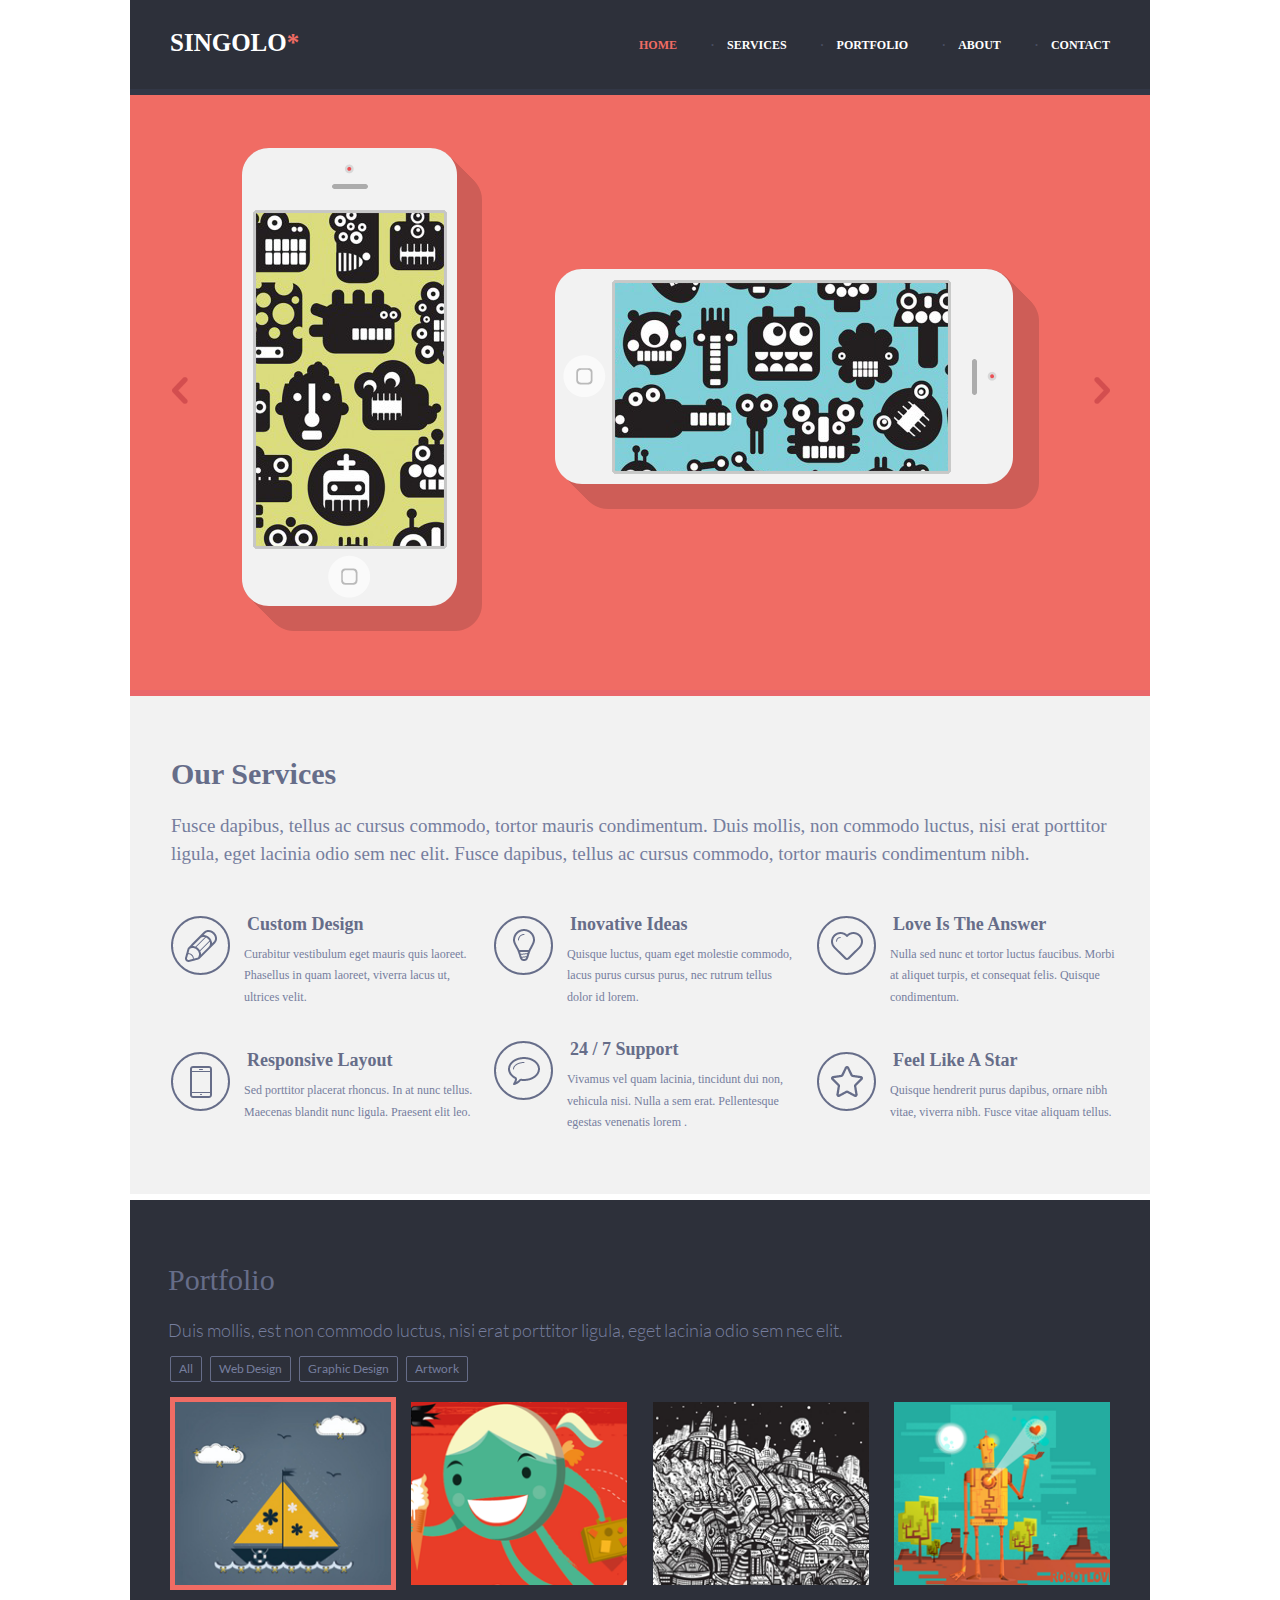
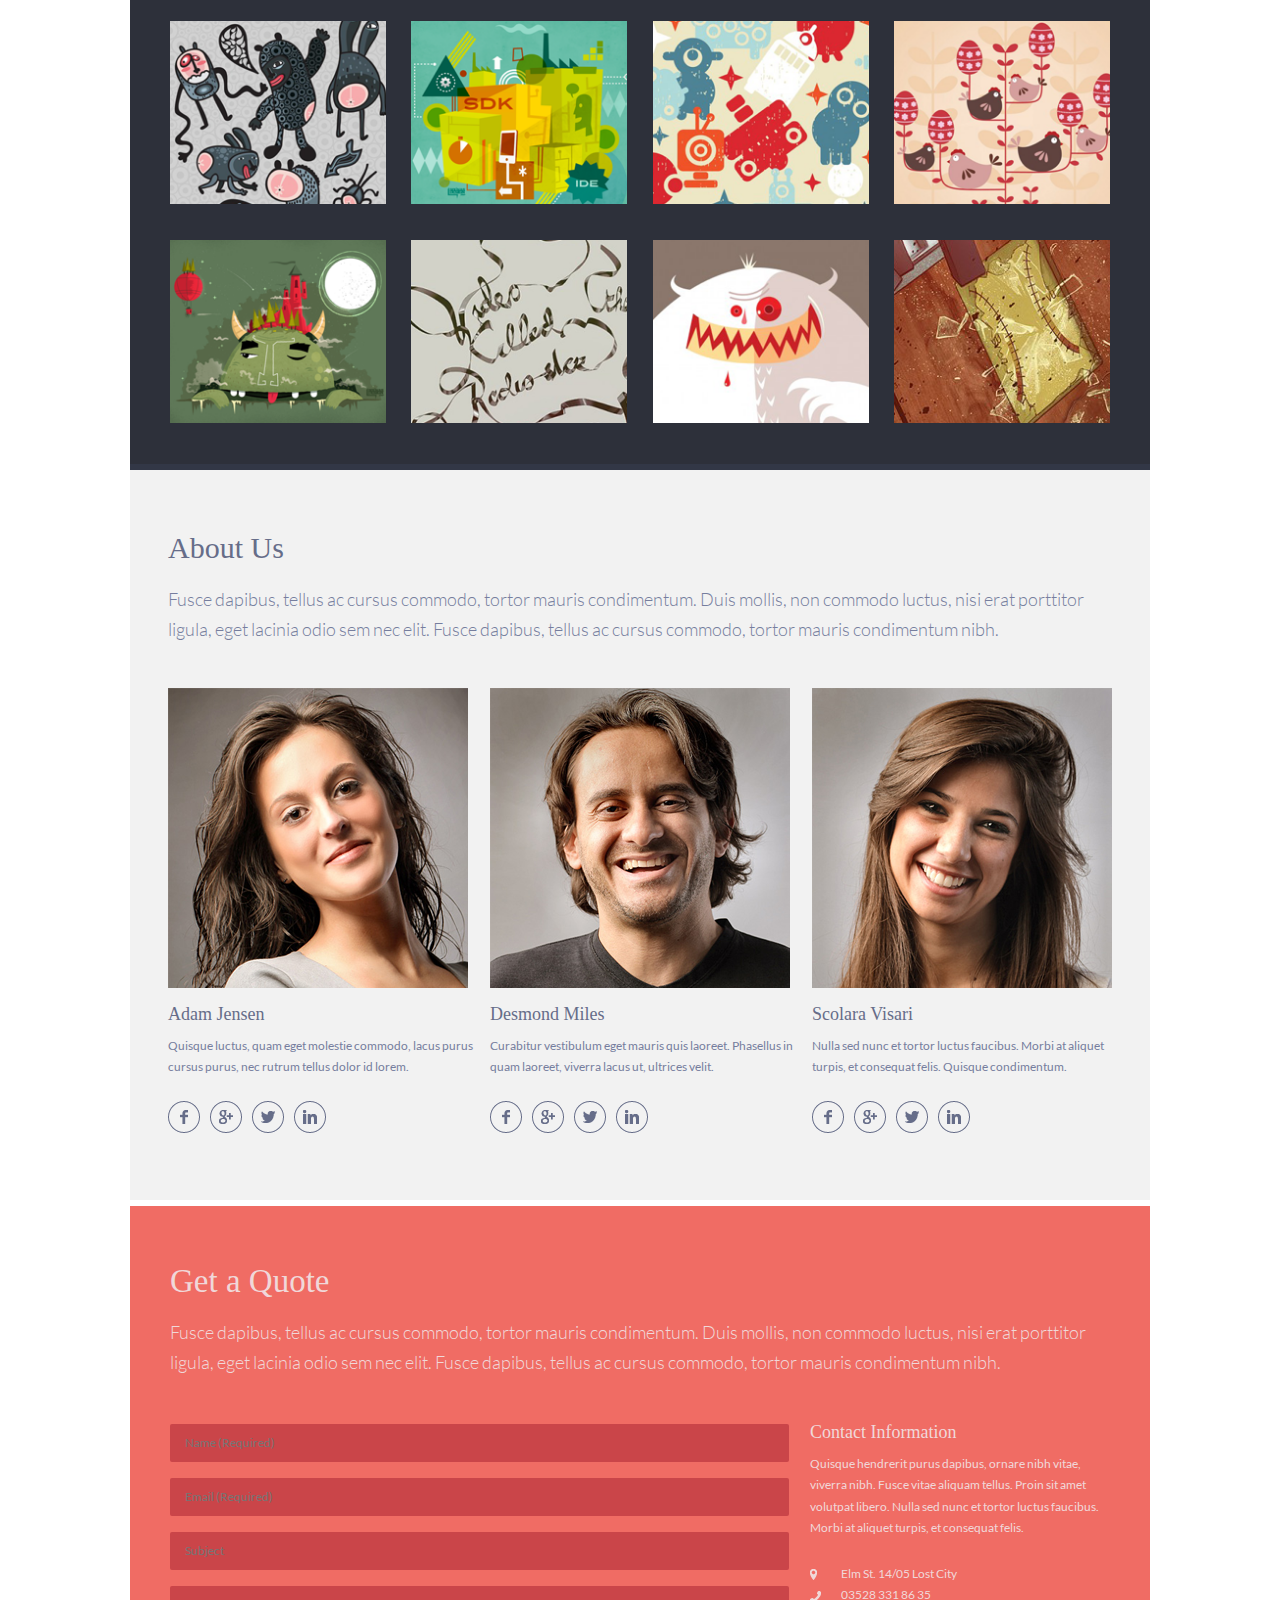
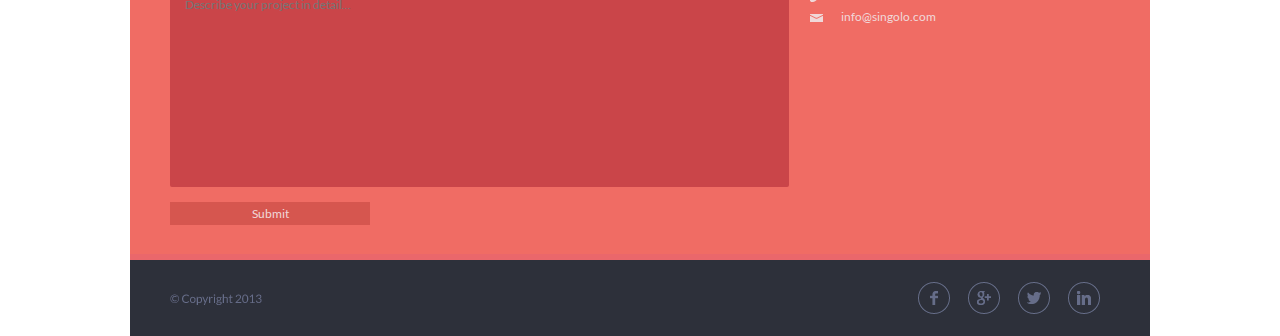
<file: index.html>
<!DOCTYPE html>
<html lang="en">

<head>
    <meta charset="UTF-8">
    <meta name="viewport" content="width=device-width, initial-scale=1.0">
    <meta http-equiv="X-UA-Compatible" content="ie=edge">
    <link rel="stylesheet" href="style.css">
    <title>Singolo</title>


    <link rel="stylesheet" href="./assets/slick/slick.css">
    <link rel="stylesheet" href="./assets/slick/slick-theme.css">
    <link rel="stylesheet" href="./assets/css/slider.css">

</head>

<body>

    <section class="main__content" id="mainpage">

        <header>
            <div class="container">
                <div class="right__block">
                    <h1 class="logo"><a href="#">Singolo<span>*</span></a></h1>
                </div>

                <div class="container__nav">
                    <nav>
                        <ul class="navigation" id="navigate">
                            <li><a href="#mainpage" class="active nav-item">Home</a></li>
                            <li><a href="#services" class="nav-item">Services</a></li>
                            <li><a href="#portfolio" class="nav-item">Portfolio</a></li>
                            <li><a href="#aboutus" class="nav-item">About</a></li>
                            <li><a href="#contact" class="nav-item">Contact</a></li>
                        </ul>
                    </nav>
                </div>
            </div>
        </header>


        <div class="slider">

            <div class="slider__block">

                <div class="slide">
                    <!-- <button type="submit"> -->
                    <img class="" src="./assets/media/phones.png" alt="phone">
                <!-- </button> -->
                </div>

                <div class="slide">
                    <img class="" src="./assets/media/phones.png" alt="phone">
                </div>

            </div>

        </div>

        <div class="our__services" id="services">
            <div class="services__container">
                <h2>Our Services</h2>
                <p>Fusce dapibus, tellus ac cursus commodo, tortor mauris condimentum. Duis mollis, non commodo
                    luctus, nisi erat porttitor ligula, eget lacinia odio sem nec elit. Fusce dapibus, tellus ac
                    cursus commodo, tortor mauris condimentum nibh.
                </p>
                <div class="services">
                    <div class="first__block">
                        <div class="services__block">
                            <div class="content__block">

                                <img src="./assets/media/pen.png" alt="pen" class="round">

                                <div class="content">
                                    <h3>Custom Design</h3>
                                    <p>Curabitur vestibulum eget mauris quis laoreet. Phasellus in quam laoreet,
                                        viverra lacus ut, ultrices velit.</p>
                                </div>
                            </div>

                            <div class="content__block">

                                <img src="./assets/media/bulb.png" alt="bulb" class="round">

                                <div class="content">
                                    <h3>Inovative Ideas</h3>
                                    <p>Quisque luctus, quam eget molestie commodo, lacus purus cursus purus, nec
                                        rutrum tellus dolor id lorem.</p>
                                </div>
                            </div>

                            <div class="content__block">

                                <img src="./assets/media/heart.png" alt="heart" class="round">

                                <div class="content">
                                    <h3>Love Is The Answer</h3>
                                    <p>Nulla sed nunc et tortor luctus faucibus. Morbi at aliquet turpis, et
                                        consequat felis. Quisque condimentum.</p>
                                </div>
                            </div>
                        </div>
                    </div>

                    <div class="second__block">
                        <div class="services__block">
                            <div class="content__block">

                                <img src="./assets/media/phone.png" alt="phone" class="round">

                                <div class="content">
                                    <h3>Responsive Layout</h3>
                                    <p>Sed porttitor placerat rhoncus. In at nunc tellus. Maecenas blandit nunc
                                        ligula.
                                        Praesent elit leo.</p>
                                </div>
                            </div>

                            <div class="content__block">

                                <img src="./assets/media/bubble.png" alt="bubble" class="round">

                                <div class="content">
                                    <h3>24 / 7 Support</h3>
                                    <p>Vivamus vel quam lacinia, tincidunt dui non, vehicula nisi. Nulla a sem erat.
                                        Pellentesque egestas venenatis lorem .</p>
                                </div>
                            </div>

                            <div class="content__block">

                                <img src="./assets/media/star.png" alt="star" class="round">

                                <div class="content">
                                    <h3>Feel Like A Star</h3>
                                    <p>Quisque hendrerit purus dapibus, ornare nibh vitae, viverra nibh. Fusce vitae
                                        aliquam tellus.
                                    </p>
                                </div>
                            </div>
                        </div>
                    </div>
                </div>
            </div>
        </div>

    </section>


    <section class="section__three" id="portfolio">
        <div class="container__portfolio">
            <div class="section__header">
                <div class="section__title">Portfolio</div>
                <div class="section__text">Duis mollis, est non commodo luctus, nisi erat porttitor ligula, eget
                    lacinia
                    odio sem nec elit.</div>

                <div class="row">
                    <ul class="portfolio-sections" id="portfolio-sections">
                        <li><a href="#portfolio" class="portsection portsection_active">All</a></li>
                        <li><a href="#portfolio" class="portsection">Web Design</a></li>
                        <li><a href="#portfolio" class="portsection">Graphic Design</a></li>
                        <li><a href="#portfolio" class="portsection">Artwork</a></li>
                    </ul>
                </div>

            </div>
            <div class="portfolio" id="portfolio__grid">
                <div class="project">
                    <img class="portfolio-item active" href="#" src="./assets/media/project1.png" alt="project-1">
                </div>
                <div class="project">
                    <img class="portfolio-item" href="#" src="./assets/media/project2.png" alt="project-2">
                </div>
                <div class="project">
                    <img class="portfolio-item" href="#" src="./assets/media/project3.png" alt="project-3">
                </div>
                <div class="project">
                    <img class="portfolio-item" href="#" src="./assets/media/project4.png" alt="project-4">
                </div>
                <div class="project">
                    <img class="portfolio-item" href="#" src="./assets/media/project5.png" alt="project-5">
                </div>
                <div class="project">
                    <img class="portfolio-item" href="#" src="./assets/media/project6.png" alt="project-6">
                </div>
                <div class="project">
                    <img class="portfolio-item" href="#" src="./assets/media/project7.png" alt="project-7">
                </div>
                <div class="project">
                    <img class="portfolio-item" href="#" src="./assets/media/project8.png" alt="project-8">
                </div>
                <div class="project">
                    <img class="portfolio-item" href="#" src="./assets/media/project9.png" alt="project-9">
                </div>
                <div class="project">
                    <img class="portfolio-item" href="#" src="./assets/media/project10.png" alt="project-10">
                </div>
                <div class="project">
                    <img class="portfolio-item" href="#" src="./assets/media/project11.png" alt="project-11">
                </div>
                <div class="project">
                    <img class="portfolio-item" href="#" src="./assets/media/project12.png" alt="project-12">
                </div>
            </div>
        </div>
    </section>


    <section class="about__us" id="aboutus">
        <div class="container__about-us">
            <div class="header__about-us">
                <h2>About Us</h2>
                <p>Fusce dapibus, tellus ac cursus commodo, tortor mauris condimentum. Duis mollis, non commodo
                    luctus,
                    nisi erat porttitor ligula, eget lacinia odio sem nec elit. Fusce dapibus, tellus ac cursus
                    commodo,
                    tortor mauris condimentum nibh.</p>
            </div>

            <div class="team__member">
                <div class="person__one member">
                    <img class="person" src="./assets/media/person1.png" alt="Adam Jensen">
                    <div>
                        <h3>Adam Jensen</h3>
                        <p class="teammember__header">Quisque luctus, quam eget molestie commodo, lacus purus cursus
                            purus, nec rutrum tellus
                            dolor
                            id lorem.</p>
                    </div>

                    <div class="social__block">
                        <ul class="social-media">
                            <li><a href="#" class="social__teammember"><img src="./assets/media/facebook.png"
                                        alt="facebook"></a>
                            </li>
                            <li><a href="#" class="social__teammember"><img src="./assets/media/google-plus.png"
                                        alt="google-plus"></a>
                            </li>
                            <li><a href="#" class="social__teammember"><img src="./assets/media/twitter.png"
                                        alt="twitter"></a>
                            </li>
                            <li><a href="#" class="social__teammember"><img src="./assets/media/linkedin.png"
                                        alt="linkedin"></a>
                            </li>
                        </ul>
                    </div>
                </div>


                <div class="person__two member">
                    <img class="person" src="./assets/media/person2.png" alt="Desmond Miles">
                    <div>
                        <h3>Desmond Miles</h3>
                        <p>Curabitur vestibulum eget mauris quis laoreet. Phasellus in quam laoreet, viverra lacus
                            ut,
                            ultrices velit.</p>
                    </div>

                    <div class="social__block">
                        <ul class="social-media">
                            <li><a href="#" class="social__teammember"><img src="./assets/media/facebook.png"
                                        alt="facebook"></a>
                            </li>
                            <li><a href="#" class="social__teammember"><img src="./assets/media/google-plus.png"
                                        alt="google-plus"></a>
                            </li>
                            <li><a href="#" class="social__teammember"><img src="./assets/media/twitter.png"
                                        alt="twitter"></a>
                            </li>
                            <li><a href="#" class="social__teammember"><img src="./assets/media/linkedin.png"
                                        alt="linkedin"></a>
                            </li>
                        </ul>
                    </div>
                </div>


                <div class="person__three member">
                    <img class="person" src="./assets/media/person3.png" alt="Scolara Visari">
                    <div>
                        <h3>Scolara Visari</h3>
                        <p>Nulla sed nunc et tortor luctus faucibus. Morbi at aliquet turpis, et consequat felis.
                            Quisque condimentum.</p>
                    </div>

                    <div class="social__block">
                        <ul class="social-media">
                            <li><a href="#" class="social__teammember"><img src="./assets/media/facebook.png"
                                        alt="facebook"></a>
                            </li>
                            <li><a href="#" class="social__teammember"><img src="./assets/media/google-plus.png"
                                        alt="google-plus"></a></li>
                            <li><a href="#" class="social__teammember"><img src="./assets/media/twitter.png"
                                        alt="twitter"></a>
                            </li>
                            <li><a href="#" class="social__teammember"><img src="./assets/media/linkedin.png"
                                        alt="linkedin"></a>
                            </li>
                        </ul>
                    </div>

                </div>
            </div>

        </div>

    </section>

    <section class="get__quote" id="contact">
        <div class="container__quote">
            <div class="quote__header">
                <h2>Get a Quote</h2>
                <p>Fusce dapibus, tellus ac cursus commodo, tortor mauris condimentum. Duis mollis, non commodo luctus,
                    nisi erat porttitor ligula, eget lacinia odio sem nec elit. Fusce dapibus, tellus ac cursus commodo,
                    tortor mauris condimentum nibh.</p>
            </div>
            <div class="form__block">
                <form class="form__quote">
                    <input class="text__block" type="text" placeholder="Name (Required)">
                    <input class="text__block" type="text" placeholder="Email (Required)">
                    <input class="text__block" type="text" placeholder="Subject">
                    <textarea class="text__block" placeholder="Describe your project in detail..."></textarea>
                    <input id="submit-btn" class="btn btn-send" type="submit">
                </form>
                <div class="contact__info">
                    <h3>Contact Information</h3>
                    <p>Quisque hendrerit purus dapibus, ornare nibh vitae, viverra nibh. Fusce vitae aliquam tellus.
                        Proin sit amet volutpat libero. Nulla sed nunc et tortor luctus faucibus. Morbi at aliquet
                        turpis, et consequat felis.</p>
                    <ul class="contact__data">
                        <li><a class="contact data1"><img src="./assets/media/location.png"><span>Elm St. 14/05 Lost
                                    City</span></a></li>
                        <li><a class="contact data2"><img src="./assets/media/phonemob.png"><span>03528 331 86
                                    35</span></a></li>
                        <li><a class="contact data3"><img
                                    src="./assets/media/mail.png"><span>info@singolo.com</span></a></li>
                    </ul>
                </div>
            </div>
        </div>
    </section>

    <footer>
        <div class="container__footer">
            <div class="footer__block">
                <div class="copyright">
                    <img src="./assets/media/copyright.png" alt="copyright">
                </div>
                <div class="social__blockfooter">
                    <ul class="social">
                        <li><a href="#" class="social"><img src="./assets/media/facebook.png" alt="facebook"></a></li>
                        <li><a href="#" class="social"><img src="./assets/media/google-plus.png" alt="google-plus"></a>
                        </li>
                        <li><a href="#" class="social"><img src="./assets/media/twitter.png" alt="twitter"></a></li>
                        <li><a href="#" class="social"><img src="./assets/media/linkedin.png" alt="linkedin"></a>
                        </li>
                    </ul>
                </div>
            </div>
        </div>
    </footer>



    <script src="./assets/js/jquery.min.js"></script>
    <script src="./assets/slick/slick.min.js"></script>
    <script src="./assets/js/main.js"></script>
    <script src="./script.js"></script>


</body>

</html>
</file>
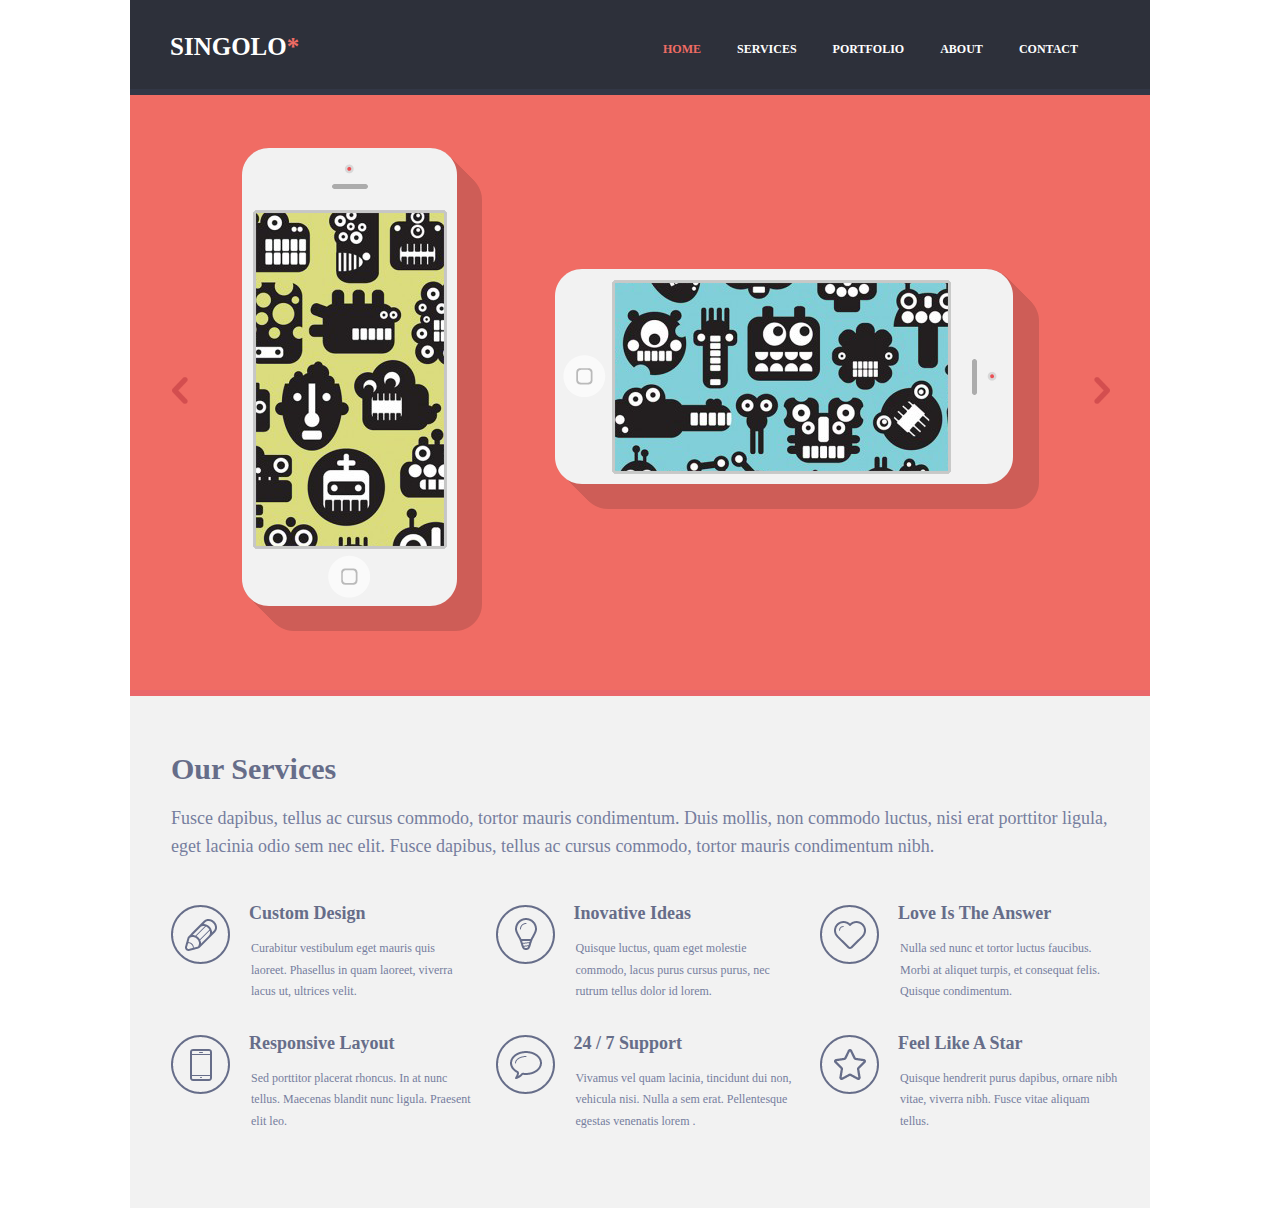
<file: singolo1.html>
<!DOCTYPE html>
<html lang="en">

<head>
    <meta charset="UTF-8">
    <meta name="viewport" content="width=device-width, initial-scale=1.0">
    <meta http-equiv="X-UA-Compatible" content="ie=edge">
    <link rel="stylesheet" href="singolo1.css">
    <title>Singolo</title>


    <link rel="stylesheet" href="./assets/slick/slick.css">
    <link rel="stylesheet" href="./assets/slick/slick-theme.css">
    <link rel="stylesheet" href="./assets/css/slider.css">

</head>

<body>

    <section>

        <section class="main__content">

            <header>
                <div class="container">
                    <div class="right__block">
                        <h1 class="logo"><a href="#">Singolo<span>*</span></a></h1>
                    </div>

                    <div class="container__nav">
                        <nav>
                            <ul>
                                <li class="active"><a href="#">Home</a></li>
                                <li><a href="#">Services</a></li>
                                <li><a href="#">Portfolio</a></li>
                                <li><a href="#">About</a></li>
                                <li><a href="#">Contact</a></li>
                            </ul>
                        </nav>
                    </div>
                </div>
            </header>


            <div class="slider">

                <div class="slider__block">

                    <div class="slide">
                        <img class="" src="./assets/media/phones.png" alt="phone">
                    </div>

                    <div class="slide">

                    </div>

                </div>

            </div>

            <div class="our__services">
                <div class="services__container">
                    <h2>Our Services</h2>
                    <p>Fusce dapibus, tellus ac cursus commodo, tortor mauris condimentum. Duis mollis, non commodo
                        luctus, nisi erat porttitor ligula, eget lacinia odio sem nec elit. Fusce dapibus, tellus ac
                        cursus commodo, tortor mauris condimentum nibh.
                    </p>
                    <div class="services">
                        <div class="first__block">
                            <div class="services__block">
                                <div class="content__block">

                                    <img src="./assets/media/pen.png" alt="pen" class="round">

                                    <div class="content">
                                        <h3>Custom Design</h3>
                                        <p>Curabitur vestibulum eget mauris quis laoreet. Phasellus in quam laoreet,
                                            viverra lacus ut, ultrices velit.</p>
                                    </div>
                                </div>

                                <div class="content__block">

                                    <img src="./assets/media/bulb.png" alt="bulb" class="round">

                                    <div class="content">
                                        <h3>Inovative Ideas</h3>
                                        <p>Quisque luctus, quam eget molestie commodo, lacus purus cursus purus, nec
                                            rutrum tellus dolor id lorem.</p>
                                    </div>
                                </div>

                                <div class="content__block">

                                    <img src="./assets/media/heart.png" alt="heart" class="round">

                                    <div class="content">
                                        <h3>Love Is The Answer</h3>
                                        <p>Nulla sed nunc et tortor luctus faucibus. Morbi at aliquet turpis, et
                                            consequat felis. Quisque condimentum.</p>
                                    </div>
                                </div>
                            </div>
                        </div>

                        <div class="second__block">
                            <div class="services__block">
                                <div class="content__block">

                                    <img src="./assets/media/phone.png" alt="phone" class="round">

                                    <div class="content">
                                        <h3>Responsive Layout</h3>
                                        <p>Sed porttitor placerat rhoncus. In at nunc tellus. Maecenas blandit nunc
                                            ligula.
                                            Praesent elit leo.</p>
                                    </div>
                                </div>

                                <div class="content__block">

                                    <img src="./assets/media/bubble.png" alt="bubble" class="round">

                                    <div class="content">
                                        <h3>24 / 7 Support</h3>
                                        <p>Vivamus vel quam lacinia, tincidunt dui non, vehicula nisi. Nulla a sem erat.
                                            Pellentesque egestas venenatis lorem .</p>
                                    </div>
                                </div>

                                <div class="content__block">

                                    <img src="./assets/media/star.png" alt="star" class="round">

                                    <div class="content">
                                        <h3>Feel Like A Star</h3>
                                        <p>Quisque hendrerit purus dapibus, ornare nibh vitae, viverra nibh. Fusce vitae
                                            aliquam tellus.
                                        </p>
                                    </div>
                                </div>
                            </div>
                        </div>
                    </div>
                </div>
            </div>

        </section>


    </section>

    <script src="./assets/js/jquery.min.js"></script>
    <script src="./assets/slick/slick.min.js"></script>
    <script src="./assets/js/main.js"></script>


</body>

</html>
</file>
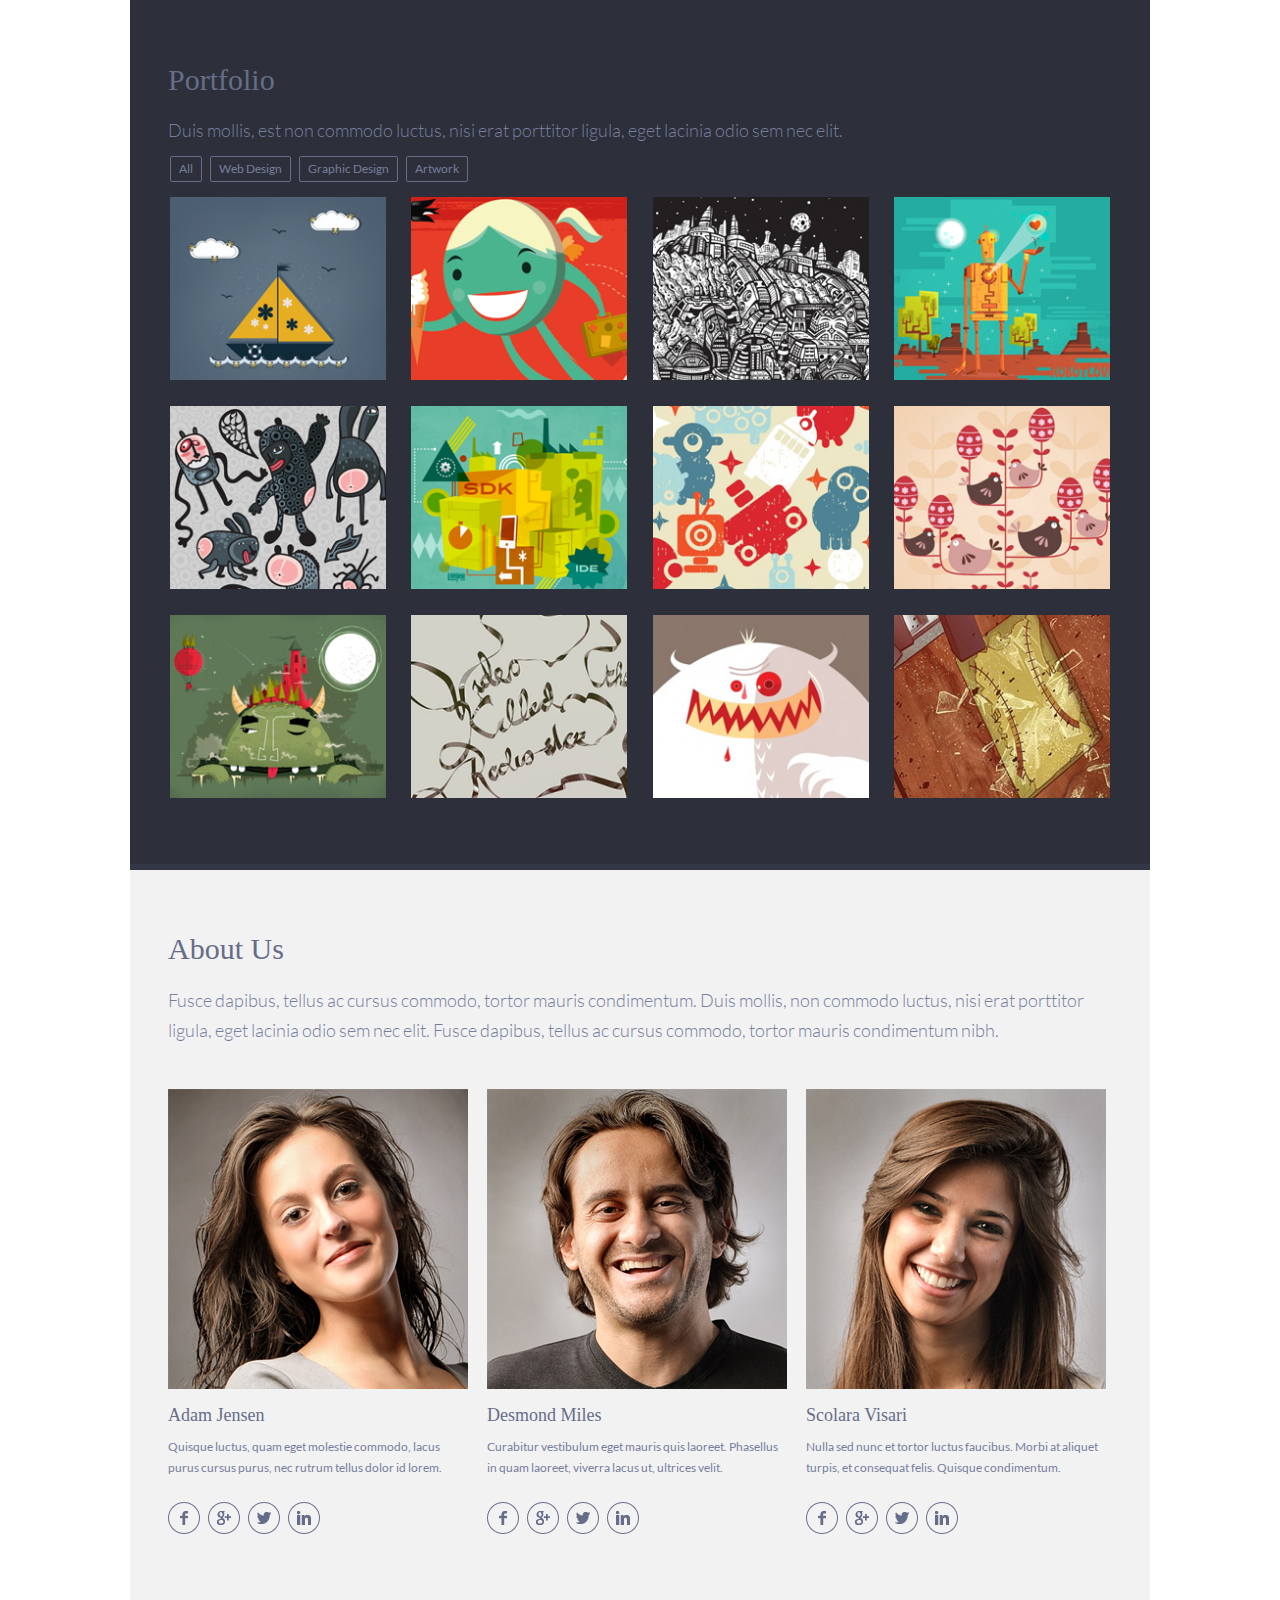
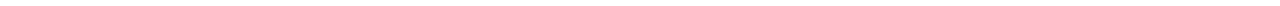
<file: singolo2.html>
<!DOCTYPE html>
<html lang="en">

<head>
    <meta charset="UTF-8">
    <meta name="viewport" content="width=device-width, initial-scale=1.0">
    <meta http-equiv="X-UA-Compatible" content="ie=edge">
    <link rel="stylesheet" href="singolo2.css">
    <title>Singolo</title>


    <link rel="stylesheet" href="./assets/slick/slick.css">
    <link rel="stylesheet" href="./assets/slick/slick-theme.css">
    <link rel="stylesheet" href="./assets/css/slider.css">

</head>

<body>

    <section class="section__three" id="portfolio">
        <div class="container__portfolio">
            <div class="section__header">
                <div class="section__title">Portfolio</div>
                <div class="section__text">Duis mollis, est non commodo luctus, nisi erat porttitor ligula, eget lacinia
                    odio sem nec elit.</div>

                <div class="row">
                    <ul class="portfolio-sections">
                        <li><a href="#">All</a></li>
                        <li><a href="#">Web Design</a></li>
                        <li><a href="#">Graphic Design</a></li>
                        <li><a href="#">Artwork</a></li>
                    </ul>
                </div>

            </div>
            <div class="portfolio" id="portfolio__grid">
                <div>
                    <img class="portfolio-item" src="./assets/media/project1.png" alt="project-1">
                </div>
                <div>
                    <img class="portfolio-item" src="./assets/media/project2.png" alt="project-2">
                </div>
                <div>
                    <img class="portfolio-item" src="./assets/media/project3.png" alt="project-3">
                </div>
                <div>
                    <img class="portfolio-item" src="./assets/media/project4.png" alt="project-4">
                </div>
                <div>
                    <img class="portfolio-item" src="./assets/media/project5.png" alt="project-5">
                </div>
                <div>
                    <img class="portfolio-item" src="./assets/media/project6.png" alt="project-6">
                </div>
                <div>
                    <img class="portfolio-item" src="./assets/media/project7.png" alt="project-7">
                </div>
                <div>
                    <img class="portfolio-item" src="./assets/media/project8.png" alt="project-8">
                </div>
                <div>
                    <img class="portfolio-item" src="./assets/media/project9.png" alt="project-9">
                </div>
                <div>
                    <img class="portfolio-item" src="./assets/media/project10.png" alt="project-10">
                </div>
                <div>
                    <img class="portfolio-item" src="./assets/media/project11.png" alt="project-11">
                </div>
                <div>
                    <img class="portfolio-item" src="./assets/media/project12.png" alt="project-12">
                </div>
            </div>
        </div>
    </section>


    <section class="about__us">
        <div class="container__about-us">
            <div class="header__about-us">
                <h2>About Us</h2>
                <p>Fusce dapibus, tellus ac cursus commodo, tortor mauris condimentum. Duis mollis, non commodo luctus,
                    nisi erat porttitor ligula, eget lacinia odio sem nec elit. Fusce dapibus, tellus ac cursus commodo,
                    tortor mauris condimentum nibh.</p>
            </div>

            <div class="team__member">
                <div class="person__one member">
                    <img class="person" src="./assets/media/person1.png" alt="Adam Jensen">
                    <div>
                        <h3>Adam Jensen</h3>
                        <p>Quisque luctus, quam eget molestie commodo, lacus purus cursus purus, nec rutrum tellus dolor
                            id lorem.</p>
                    </div>

                    <div class="social__block">
                        <ul class="social-media">
                            <li><a href="#" class="social"><img src="./assets/media/facebook.png" alt="facebook"></a>
                            </li>
                            <li><a href="#" class="social"><img src="./assets/media/google-plus.png"
                                        alt="google-plus"></a>
                            </li>
                            <li><a href="#" class="social"><img src="./assets/media/twitter.png" alt="twitter"></a></li>
                            <li><a href="#" class="social"><img src="./assets/media/linkedin.png" alt="linkedin"></a>
                            </li>
                        </ul>
                    </div>
                </div>


                <div class="person__two member">
                    <img class="person" src="./assets/media/person2.png" alt="Desmond Miles">
                    <div>
                        <h3>Desmond Miles</h3>
                        <p>Curabitur vestibulum eget mauris quis laoreet. Phasellus in quam laoreet, viverra lacus ut,
                            ultrices velit.</p>
                    </div>

                    <div class="social__block">
                        <ul class="social-media">
                            <li><a href="#" class="social"><img src="./assets/media/facebook.png" alt="facebook"></a>
                            </li>
                            <li><a href="#" class="social"><img src="./assets/media/google-plus.png"
                                        alt="google-plus"></a>
                            </li>
                            <li><a href="#" class="social"><img src="./assets/media/twitter.png" alt="twitter"></a></li>
                            <li><a href="#" class="social"><img src="./assets/media/linkedin.png" alt="linkedin"></a>
                            </li>
                        </ul>
                    </div>
                </div>


                <div class="person__three member">
                    <img class="person" src="./assets/media/person3.png" alt="Scolara Visari">
                    <div>
                        <h3>Scolara Visari</h3>
                        <p>Nulla sed nunc et tortor luctus faucibus. Morbi at aliquet turpis, et consequat felis.
                            Quisque condimentum.</p>
                    </div>

                    <div class="social__block">
                        <ul class="social-media">
                            <li><a href="#" class="social"><img src="./assets/media/facebook.png" alt="facebook"></a>
                            </li>
                            <li><a href="#" class="social"><img src="./assets/media/google-plus.png"
                                        alt="google-plus"></a></li>
                            <li><a href="#" class="social"><img src="./assets/media/twitter.png" alt="twitter"></a></li>
                            <li><a href="#" class="social"><img src="./assets/media/linkedin.png" alt="linkedin"></a>
                            </li>
                        </ul>
                    </div>

                </div>


            </div>



            <script src="./assets/js/jquery.min.js"></script>
            <script src="./assets/slick/slick.min.js"></script>
            <script src="./assets/js/main.js"></script>


</body>

</html>
</file>
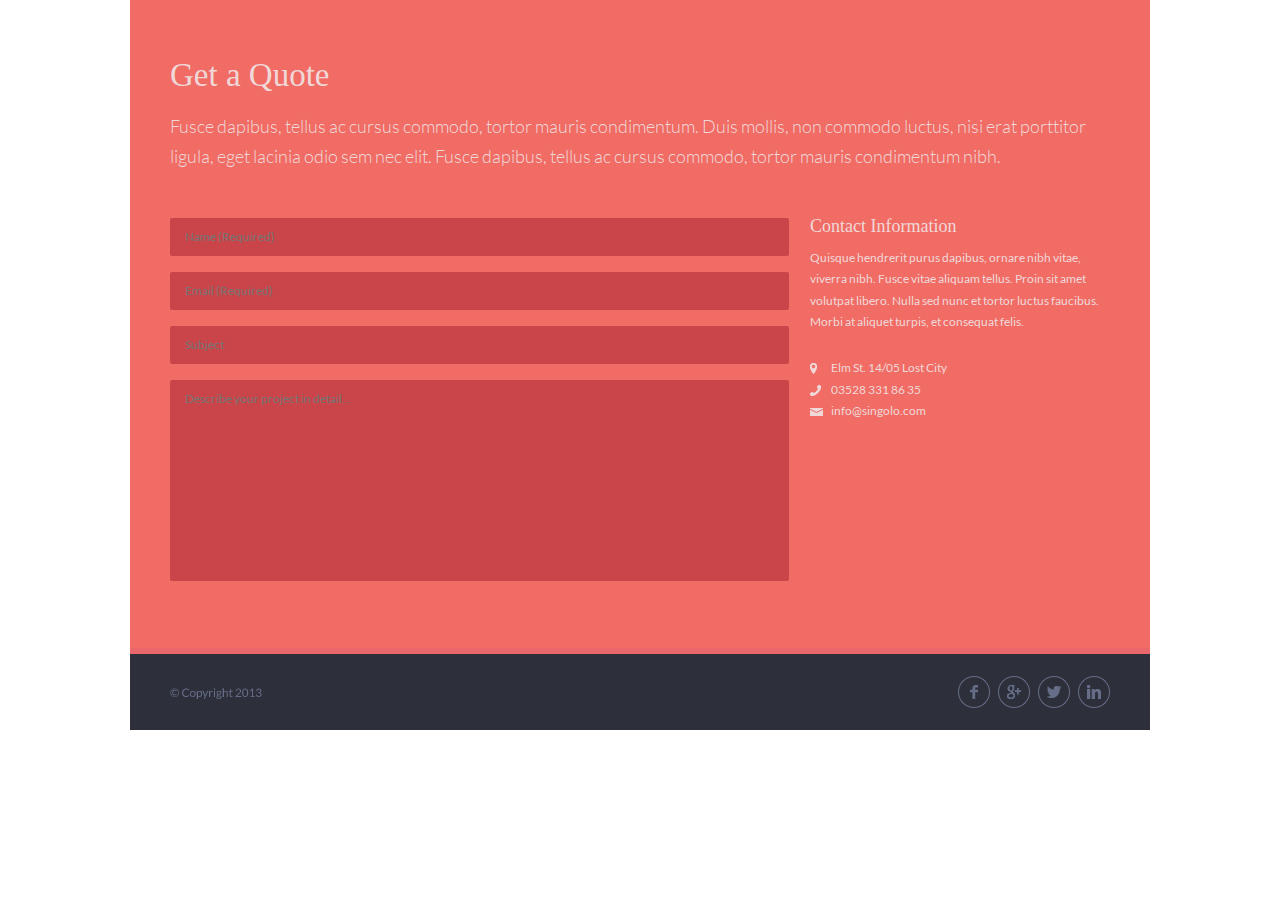
<file: singolo3.html>
<!DOCTYPE html>
<html lang="en">

<head>
    <meta charset="UTF-8">
    <meta name="viewport" content="width=device-width, initial-scale=1.0">
    <meta http-equiv="X-UA-Compatible" content="ie=edge">
    <link rel="stylesheet" href="singolo3.css">
    <title>Singolo</title>


    <link rel="stylesheet" href="./assets/slick/slick.css">
    <link rel="stylesheet" href="./assets/slick/slick-theme.css">
    <link rel="stylesheet" href="./assets/css/slider.css">

</head>

<body>

    <section class="get__quote">
        <div class="container__quote">
                <div class="quote__header">
                    <h2>Get a Quote</h2>
                    <p>Fusce dapibus, tellus ac cursus commodo, tortor mauris condimentum. Duis mollis, non commodo luctus, nisi erat porttitor ligula, eget lacinia odio sem nec elit. Fusce dapibus, tellus ac cursus commodo, tortor mauris condimentum nibh.</p>
                </div>
            <div class="form__block">
                <form class="form__quote">
                    <input class="text__block" type="text" placeholder="Name (Required)">
                    <input class="text__block" type="text" placeholder="Email (Required)">
                    <input class="text__block" type="text" placeholder="Subject">
                    <textarea class="text__block" placeholder="Describe your project in detail..."></textarea>
                </form>
                <div class="contact__info">
                    <h3>Contact Information</h3>
                    <p>Quisque hendrerit purus dapibus, ornare nibh vitae, viverra nibh. Fusce vitae aliquam tellus. Proin sit amet volutpat libero. Nulla sed nunc et tortor luctus faucibus. Morbi at aliquet turpis, et consequat felis.</p>
                    <ul class="contact__data">
                        <li><a class="contact data1"><img src="./assets/media/location.png"><span>Elm St. 14/05 Lost City</span></a></li>
                        <li><a class="contact data2"><img src="./assets/media/phonemob.png"><span>03528 331 86 35</span></a></li>
                        <li><a class="contact data3"><img src="./assets/media/mail.png"><span>info@singolo.com</span></a></li>
                    </ul>
                </div>
            </div>
        </div>
    </section>
   
    <footer>
        <div class="container__footer">
            <div class="footer__block">
                <div class="copyright">
                    <img src="./assets/media/copyright.png" alt="copyright">
                </div>
                <div class="social__block">
                    <ul class="social">
                        <li><a href="#" class="social"><img src="./assets/media/facebook.png" alt="facebook"></a></li>
                        <li><a href="#" class="social"><img src="./assets/media/google-plus.png" alt="google-plus"></a></li>
                        <li><a href="#" class="social"><img src="./assets/media/twitter.png" alt="twitter"></a></li>
                        <li><a href="#" class="social"><img src="./assets/media/linkedin.png" alt="linkedin"></a>
                        </li>
                    </ul>
                </div>
            </div>
        </div>
    </footer>

    <script src="./assets/js/jquery.min.js"></script>
    <script src="./assets/slick/slick.min.js"></script>
    <script src="./assets/js/main.js"></script>


</body>

</html>
</file>
<file: assets/css/slider.css>
.slider {
  width: 100%;
  height: 595px;
  background-color: #f06c64;
	overflow: hidden;
	border-bottom: 6px solid #ea676b;
	}

.slider .slider__block {
  position: relative;
  padding-top: 53px;
	padding-bottom: 53px;
}

.slider .slick-slide:after {
  width: 100%;
  height: 90%;
  display: block;
  position: absolute;
  top: 50%;
  transform: translateY(-50%);
  z-index: -2;
}

.slider .slick-prev:before,
.slider .slick-next:before {
  position: absolute;
  top: 54px;
  content: "";
  display: block;
  height: 100%;
  width: 100%;
  background-repeat: no-repeat;
  background-position: center;
  border: none;
  z-index: 999;
  /* opacity: 0.5; */
}

.slider .slick-prev:before {
  left: 22px;
  background-image: url("../media/left.png");
}

.slider .slick-next:before {
  right: 20px;
  background-image: url("../media/right.png");
}

.slider .slick-prev,
.slider .slick-next {
  width: 60px;
  height: 40px;
  z-index: 5;
}
</file>
<file: style.css>
@import "./assets/css/fonts.css";
@import "./assets/css/reset.css";

*,
*:before,
*:after {
  margin: 0;
  padding: 0;
}

.main__content {
  max-width: 1020px;
  width: 100%;
  position: relative;
  margin: 0 auto;
  box-sizing: border-box;
}

header {
  height: 89px;
  background-color: #2d303a;
  align-items: baseline;
  overflow: hidden;
  border-bottom: 6px solid #323746;
}

.container {
  padding: 34px 40px 35px 40px;
  display: flex;
  align-items: center;
  justify-content: space-between;
  /* background: #2d303a;
  position: fixed;
  z-index: 999; */
}

.logo {
  font-size: 20px;
}

.logo a {
  color: #fff;
  text-transform: uppercase;
  width: 115px;
  height: 20px;
  color: #ffffff;
  font-family: "Lato-Bold";
  font-size: 25px;
  font-weight: bold;
  line-height: 6.32px;
  text-transform: uppercase;
  text-decoration: none;
}

.logo a:hover {
  opacity: 0.54;
}

.logo a span {
  color: #f06c64;
}

nav {
  border: none;
  padding: 0;
  display: flex;
  height: 100%;
  align-items: center;
}

nav ul {
  margin: 0;
  padding: 0;
}

nav ul li {
  display: inline-block;
  margin: 0;
  padding: 0;
  color: #fff;
  font-family: "Lato-Bold";
  font-size: 12px;
  font-weight: bold;
  line-height: 6.32px;
  text-transform: uppercase;
  padding-left: 21px;
}

nav ul li a {
  text-decoration: none;
  color: #fff;
  font-size: 12px;
  line-height: 14px;
  font-weight: 700;
  transition: 0.15s color linear;
  position: relative;
}

nav ul li a::after {
  content: ".";
  display: block;
  position: absolute;
  bottom: 3px;
  left: -16px;
  color: #494e62;
}

.active {
  color: #f06c64;
}

.active::after {
  display: none;
}

nav ul li:not(:first-child) {
  margin: 0;
  margin-left: 25px;
}

nav ul li a:hover {
  color: #f06c64;
}

/* slider */

.slider {
  height: 595px;
  background-color: #f06c64;
}

.slider__block {
  height: 483px;
  padding: 52px 40px 66px 40px;
  display: flex;
  justify-content: space-between;
  align-items: center;
}

.slide {
  height: 458px;
  display: inline-block;
}

.slick-slide img {
  display: block;
  margin: 0 auto;
}

/* our__services */

.our__services {
  background-color: #f2f2f2;
  border-bottom: 6px solid #ffffff;
}

.services__container {
  max-width: 960px;
  margin: 0 auto;
  /* padding: 30px 10px; */
  display: flex;
  flex-direction: column;
  justify-content: center;
}

.content p {
  padding-bottom: 62px;
}

.services__container h2 {
  color: #666d89;
  font-family: "Lato-Black";
  font-size: 30px;
  font-weight: 900;
  line-height: 17.86px;
  padding-bottom: 29px;
  padding-left: 11px;
  padding-top: 69px;
}

.services__container p {
  color: #767e9e;
  font-family: "Lato-Light";
  font-size: 19px;
  font-weight: 300;
  line-height: 28px;
  padding-left: 11px;
  padding-bottom: 48px;
}

.services {
  display: flex;
  flex-direction: column;
}

.services__block {
  display: flex;
  align-items: center;
  justify-content: space-between;
  padding-left: 11px;
}

.first__block {
  padding-bottom: 33px;
}

.first__block p {
  padding-bottom: 0;
}

.content__block {
  max-width: 308px;
  width: 100%;
  display: flex;
  align-items: flex-start;
  justify-content: space-between;
}

.second__block .content p {
  padding-left: 4px;
  padding-bottom: 60px;
}

.content__block:not(:last-child) {
  margin-right: 20px;
}

img {
  margin-right: 10px;
}

.content__block .content h3 {
  color: #666d89;
  font-family: "Lato-Black";
  font-size: 18px;
  font-weight: 900;
  line-height: 17.86px;
  padding-bottom: 10px;
}

.first__block .content h3 {
  padding-left: 7px;
}

.first__block .content p {
  padding-left: 4px;
}

.second__block .content h3 {
  padding-left: 7px;
}

.second__block .content p {
  padding-left: 4px;
}

.content__block .content p {
  color: #767e9e;
  font-family: "Lato-Regular";
  font-size: 12px;
  font-weight: normal;
  line-height: 21.56px;
}

.section__three {
  max-width: 1020px;
  width: 100%;
  position: relative;
  margin: 0 auto;
  box-sizing: border-box;
}

.container__portfolio {
  height: 864px;
  background-color: #2d303a;
  align-items: baseline;
  overflow: hidden;
  border-bottom: 6px solid #323746;
}

.container__portfolio .section__header {
  padding-top: 71px;
  padding-left: 38px;
  padding-right: 40px;
}

.section__title {
  color: #666d89;
  font-family: "Lato - Black";
  font-size: 30px;
  font-weight: 400;
  line-height: 17.86px;
  padding-bottom: 26px;
}

.section__text {
  width: 100%;
  color: #767e9e;
  font-family: "Lato";
  font-size: 18px;
  font-weight: 300;
  line-height: 30px;
  padding-bottom: 11px;
}

.row {
  padding-bottom: 9px;
}

.portfolio-sections {
  list-style: none;
}

.portfolio-sections li {
  display: inline-block;
  color: #dedede;
  font-family: "Lato";
  font-size: 12px;
  font-weight: 400;
  line-height: 21.56px;
}

.portfolio-sections li a {
  border: 1px solid #666d89;
  color: #767e9e;
  display: inline-block;
  line-height: 24px;
  padding: 0 8px;
  margin: 0 2px 6px;
  text-align: center;
  text-decoration: none;
  -webkit-border-radius: 2px;
  border-radius: 2px;
  -webkit-transition: all 0.3s linear;
  -o-transition: all 0.3s linear;
  transition: all 0.3s linear;
}

.row li a:hover {
  color: #eb5055;
  border: 1px solid #eb5055;
}

.row ul li a.active {
  color: #f06c64;
  border: 1px solid #f06c64;
}

.crow ul li a:not(.active) {
  color: #fff;
}

.row ul li a:not(.active):hover {
  color: #f06c64;
}

.portfolio-item:hover {
  opacity: 0.8;
  cursor: pointer;
}

.portfolio-item {
  border: 5px solid transparent;
}
.portfolio-item.active {
  border: 5px solid #f06c64;
}

#portfolio__grid {
  display: grid;
  grid-template-rows: 1fr 1fr 1fr;
  grid-template-columns: 1fr 1fr 1fr 1fr;
  grid-gap: 2vw;
  max-width: 940px;
  margin: 0 auto;
  align-items: center;
}

#portfolio__grid > div {
  font-size: 5vw;
  padding: 0;
  text-align: center;
}

.portfolio img {
  vertical-align: middle;
  object-fit: cover;
  width: 100%;
  border: 0;
}

/* about us */

.about__us {
  max-width: 1020px;
  width: 100%;
  position: relative;
  margin: 0 auto;
  box-sizing: border-box;
}

.container__about-us {
  align-items: baseline;
  overflow: hidden;
  background-color: #f2f2f2;
  padding-top: 1px;
  padding-left: 38px;
  padding-right: 40px;
  border-bottom: 6px solid #fff;
  padding-bottom: 67px;
}

.header__about-us h2 {
  color: #666d89;
  font-family: "Lato - Black";
  font-size: 30px;
  font-weight: 400;
  line-height: 17.86px;
  padding-bottom: 27px;
  padding-top: 68px;
}

.header__about-us p {
  color: #767e9e;
  font-family: Lato;
  font-size: 18px;
  font-weight: 300;
  line-height: 30px;
  padding-bottom: 44px;
}

.team__member {
  display: flex;
  flex-direction: row;
  max-width: 941px;
  width: 100%;
}

.member {
  display: flex;
  flex-direction: column;
  padding-right: 12px;
}

.member h3 {
  padding-top: 18px;
  color: #666d89;
  font-family: "Lato - Black";
  font-size: 18px;
  font-weight: 400;
  line-height: 17.86px;
}

.member p {
  padding-top: 11px;
  color: #767e9e;
  font-family: "Lato";
  font-size: 12px;
  font-weight: 400;
  line-height: 21.56px;
}

.social__block {
  padding-top: 23px;
}

.social-media {
  display: flex;
  flex-direction: row;
}

.get__quote {
  max-width: 1020px;
  width: 100%;
  position: relative;
  margin: 0 auto;
  box-sizing: border-box;
}

.container__quote {
  height: 648px;
  background-color: #f06c64;
  align-items: baseline;
  overflow: hidden;
  border-bottom: 6px solid #ea676b;
  padding: 0px 40px;
}

.quote__header h2 {
  color: #f0d8d9;
  font-family: "Lato - Black";
  font-size: 33px;
  font-weight: 400;
  line-height: 17.86px;
  padding-bottom: 26px;
  padding-top: 67px;
}

.quote__header p {
  color: #f0d8d9;
  font-family: Lato;
  font-size: 18px;
  font-weight: 300;
  line-height: 30px;
  padding-bottom: 47px;
}

.form__block {
  display: inline-flex;
  max-width: 940px;
  width: 100%;
  padding-bottom: 73px;
}

.form__quote,
.text__block {
  max-width: 620px;
  width: 100%;
  padding-right: 51px;
}

.contact__info {
  max-width: 300px;
  width: 100%;
}

.form__quote input[type="text"],
.form__quote textarea {
  color: #f0d8d9;
  background-color: #ca4549;
  border: 0;
  padding: 8px 15px;
  -webkit-border-radius: 2px;
  border-radius: 2px;
}

.form__quote input[type="text"] {
  margin-bottom: 16px;
  max-height: 22px;
  height: 100%;
}

.form__quote textarea {
  resize: none;
  max-height: 185px;
  height: 100%;
}

.text__block {
  color: #d6564f;
  font-family: Lato;
  font-size: 12px;
  font-weight: 400;
  line-height: 21.56px;
}

.contact__info h3 {
  color: #f0d8d9;
  font-family: "Lato - Black";
  font-size: 18px;
  font-weight: 400;
  line-height: 17.86px;
  padding-bottom: 11px;
}

.contact__info p {
  color: #f0d8d9;
  font-family: Lato;
  font-size: 12px;
  font-weight: 400;
  line-height: 21.56px;
  padding-bottom: 8px;
}

.contact__data .data1 img {
  padding-right: 6px;
}

.contact__data .data2 img {
  padding-right: 2px;
}

.contact__data .data3 img {
  padding-right: 0;
}

.contact__info ul {
  color: #f0d8d9;
  font-family: Lato;
  font-size: 12px;
  font-weight: 400;
  line-height: 21.56px;
}

.contact__data ul {
  list-style: none;
}

.contact__data img {
  padding-right: 10px;
}

.contact__info ul {
  list-style: none;
  padding: 0;
  margin: 16px 0 0;
}

.contact__info ul li img {
  text-align: center;
}

.contact__info ul li span {
  display: inline-block;
  margin-left: 8px;
}

.btn-send {
  margin-top: 15px;
  width: 200px;
  border: 1px solid #d6564f;
  background-color: #d6564f;
  cursor: pointer;
  color: #f0d8d9;
  font-family: Lato;
  font-size: 12px;
  font-weight: 400;
  line-height: 21.56px;
}

.btn-send:hover {
  cursor: pointer;
}

/* footer */

.container__footer {
  max-width: 1020px;
  width: 100%;
  position: relative;
  margin: 0 auto;
  box-sizing: border-box;
}

.footer__block {
  height: 32px;
  background-color: #2d303a;
  align-items: baseline;
  overflow: hidden;
  padding: 22px 40px;
  display: flex;
  justify-content: space-between;
}

.copyright {
  align-self: center;
}

.social {
  display: flex;
  padding-left: 8px;
}
</file>
<file: singolo1.css>
@import "./assets/css/fonts.css";
@import "./assets/css/reset.css";

*,
*:before,
*:after {
  margin: 0;
  padding: 0;
}

.main__content {
  max-width: 1020px;
  width: 100%;
  position: relative;
  margin: 0 auto;
  box-sizing: border-box;
}

header {
  height: 89px;
  background-color: #2d303a;
  align-items: baseline;
  overflow: hidden;
  border-bottom: 6px solid #323746;
}

.container {
  padding: 34px 40px 35px 40px;
  display: flex;
  align-items: center;
  justify-content: space-between;
}

.logo {
  font-size: 20px;
}

.logo a {
  color: #fff;
  text-transform: uppercase;
  width: 115px;
  height: 20px;
  color: #ffffff;
  font-family: "Lato-Bold";
  font-size: 25px;
  font-weight: bold;
  line-height: 6.32px;
  text-transform: uppercase;
  text-decoration: none;
}

.logo a:hover {
  opacity: 0.54;
}

.logo a span {
  color: #f06c64;
}

.container__nav {
  border: none;
  padding: 0;
  display: flex;
  height: 100%;
  align-items: center;
}

.container__nav ul {
  list-style: none;
  padding: 6px 0;
  margin: 0;
}

.container__nav ul li {
  display: inline;
  margin-right: 32px;
  width: 371px;
  height: 9px;
  color: #fff;
  font-family: "Lato-Bold";
  font-size: 12px;
  font-weight: bold;
  line-height: 6.32px;
  text-transform: uppercase;

}

/* .container__nav ul li + li::before {
  content: '•';
  position: absolute;
  top: 48%;
  left: -15px;
  font-size: 5px;
  color: #494e62;
} */

.container__nav ul li a {
  color: #fff;
  display: inline-block;
  font-weight: 700;
  text-decoration: none;
  text-transform: uppercase;
}

.container__nav ul li a:hover,
.container__nav ul li.active a {
  color: #f06c64;
}

/* slider */

.slider {
  height: 600px;
  background-color: #f06c64;
}

.slider__block {
  height: 483px;
  padding: 52px 40px 66px 40px;
  display: flex;
  justify-content: space-between;
  align-items: center;
}

.slide {
  height: 458px;
  display: inline-block;
}

.slick-slide img {
  display: block;
  margin: 0 auto;
}

/* our__services */

.our__services {
  background-color: #f2f2f2;
  border-bottom: 6px solid #ffffff;
}

.services__container {
  max-width: 960px;
  margin: 0 auto;
  padding: 30px 10px;
  display: flex;
  flex-direction: column;
  justify-content: center;
}

.services__container p {
  padding-bottom: 45px;
}

h2 {
  color: #666d89;
  font-family: "Lato-Black";
  font-size: 30px;
  font-weight: 900;
  line-height: 17.86px;
  padding-bottom: 27px;
  padding-left: 11px;
  margin-top: 3.5%;
}

p {
  color: #767e9e;
  font-family: "Lato-Light";
  font-size: 18px;
  font-weight: 300;
  line-height: 28px;
  padding-left: 11px;
}

.services {
  display: flex;
  flex-direction: column;
}

.services__block {
  display: flex;
  align-items: center;
  justify-content: space-between;
  padding-left: 11px;
}

.first__block {
  padding-bottom: 32px;
}

.first__block p {
  padding-bottom: 0;
}

.content__block {
  max-width: 300px;
  width: 100%;
  display: flex;
  align-items: flex-start;
  justify-content: space-between;
}

.content__block:not(:last-child) {
  margin-right: 20px;
}

img {
  margin-right: 10px;
}

.content__block .content h3 {
  color: #666d89;
  font-family: "Lato-Black";
  font-size: 18px;
  font-weight: 900;
  line-height: 17.86px;
  padding-bottom: 15px;
  padding-left: 9px;
}

.content__block .content p {
  color: #767e9e;
  font-family: "Lato-Regular";
  font-size: 12px;
  font-weight: normal;
  line-height: 21.56px;
}
</file>
<file: singolo2.css>
@import "./assets/css/fonts.css";
@import "./assets/css/reset.css";

*,
*:before,
*:after {
  margin: 0;
  padding: 0;
}

.section__three {
  max-width: 1020px;
  width: 100%;
  position: relative;
  margin: 0 auto;
  box-sizing: border-box;
}

.container__portfolio {
  height: 864px;
  background-color: #2d303a;
  align-items: baseline;
  overflow: hidden;
  border-bottom: 6px solid #323746;
}

.container__portfolio .section__header {
  padding-top: 71px;
  padding-left: 38px;
  padding-right: 40px;
}

.section__title {
  color: #666d89;
  font-family: "Lato - Black";
  font-size: 30px;
  font-weight: 400;
  line-height: 17.86px;
  padding-bottom: 26px;
}

.section__text {
  width: 100%;
  color: #767e9e;
  font-family: "Lato";
  font-size: 18px;
  font-weight: 300;
  line-height: 30px;
  padding-bottom: 11px;
}

.row {
  padding-bottom: 9px;
}

.portfolio-sections {
  list-style: none;
}

.portfolio-sections li {
  display: inline-block;
  color: #dedede;
  font-family: "Lato";
  font-size: 12px;
  font-weight: 400;
  line-height: 21.56px;
}

.portfolio-sections li a {
  border: 1px solid #666d89;
  color: #767e9e;
  display: inline-block;
  line-height: 24px;
  padding: 0 8px;
  margin: 0 2px 6px;
  text-align: center;
  text-decoration: none;
  -webkit-border-radius: 2px;
  border-radius: 2px;
  -webkit-transition: all 0.3s linear;
  -o-transition: all 0.3s linear;
  transition: all 0.3s linear;
}

.portfolio-sections li a:hover {
  color: #eb5055;
  border: 1px solid #eb5055;
}

.portfolio-item:hover {
  opacity: 0.8;
  cursor: pointer;
}

#portfolio__grid {
  display: grid;
  grid-template-rows: 1fr 1fr 1fr;
  grid-template-columns: 1fr 1fr 1fr 1fr;
  grid-gap: 2vw;
  max-width: 940px;
  margin: 0 auto;
  align-items: center;
}

#portfolio__grid > div {
  font-size: 5vw;
  padding: 0;
  text-align: center;
}

.portfolio img {
  vertical-align: middle;
  object-fit: cover;
  width: 100%;
  border: 0;
}


/* about us */

.about__us {
  max-width: 1020px;
  width: 100%;
  position: relative;
  margin: 0 auto;
  box-sizing: border-box;
}

.container__about-us {
  align-items: baseline;
  overflow: hidden;
  height: 660px;
  background-color: #f2f2f2;
  padding-top: 70px;
  padding-left: 38px;
  padding-right: 40px;
  border-bottom: 6px solid #fff;
}

.header__about-us h2 {
  color: #666d89;
  font-family: "Lato - Black";
  font-size: 30px;
  font-weight: 400;
  line-height: 17.86px;
  padding-bottom: 27px;
}

.header__about-us p {
  color: #767e9e;
  font-family: Lato;
  font-size: 18px;
  font-weight: 300;
  line-height: 30px;
  padding-bottom: 44px;
}

.team__member {
  display: flex;
  flex-direction: row;
  max-width: 941px;
  width: 100%;
}

.member {
  display: flex;
  flex-direction: column;
  padding-right: 19px;
}

.member h3 {
  padding-top: 18px;
  color: #666d89;
  font-family: "Lato - Black";
  font-size: 18px;
  font-weight: 400;
  line-height: 17.86px;
}

.member p {
  padding-top: 11px;
  color: #767e9e;
  font-family: "Lato";
  font-size: 12px;
  font-weight: 400;
  line-height: 21.56px;
}

.social__block {
  padding-top: 23px;
}

.social-media {
  display: flex;
  flex-direction: row;
}

.social {
  padding-right: 8px;
}
</file>
<file: singolo3.css>
@import "./assets/css/fonts.css";
@import "./assets/css/reset.css";

*,
*:before,
*:after {
  margin: 0;
  padding: 0;
}

.get__quote {
  max-width: 1020px;
  width: 100%;
  position: relative;
  margin: 0 auto;
  box-sizing: border-box;
}

.container__quote {
  height: 648px;
  background-color: #f06c64;
  align-items: baseline;
  overflow: hidden;
  border-bottom: 6px solid #ea676b;
  padding: 0px 40px;
}

.quote__header h2 {
  color: #f0d8d9;
  font-family: "Lato - Black";
  font-size: 33px;
  font-weight: 400;
  line-height: 17.86px;
  padding-bottom: 26px;
  padding-top: 67px;
}

.quote__header p {
  color: #f0d8d9;
  font-family: Lato;
  font-size: 18px;
  font-weight: 300;
  line-height: 30px;
  padding-bottom: 47px;
}

.form__block {
  display: inline-flex;
  max-width: 940px;
  width: 100%;
  padding-bottom: 73px;
}

.form__quote,
.text__block {
  max-width: 620px;
  width: 100%;
  padding-right: 51px;
}

.contact__info {
  max-width: 300px;
  width: 100%;
}

.form__quote input[type="text"],
.form__quote textarea {
  color: #f0d8d9;
  background-color: #ca4549;
  border: 0;
  padding: 8px 15px;
  -webkit-border-radius: 2px;
  border-radius: 2px;
}

.form__quote input[type="text"] {
  margin-bottom: 16px;
  max-height: 22px;
  height: 100%;
}

.form__quote textarea {
  resize: none;
  max-height: 185px;
  height: 100%;
}

.text__block {
  color: #d6564f;;
  font-family: Lato;
  font-size: 12px;
  font-weight: 400;
  line-height: 21.56px;
}

.contact__info h3 {
  color: #f0d8d9;
  font-family: "Lato - Black";
  font-size: 18px;
  font-weight: 400;
  line-height: 17.86px;
  padding-bottom: 11px;
}

.contact__info p {
  color: #f0d8d9;
  font-family: Lato;
  font-size: 12px;
  font-weight: 400;
  line-height: 21.56px;
  padding-bottom: 8px;
}

.contact__data .data1 img {
    padding-right: 6px;
}

.contact__data .data2 img {
    padding-right: 2px;
}

.contact__data .data3 img {
    padding-right: 0;
}

.contact__info ul {
  color: #f0d8d9;
  font-family: Lato;
  font-size: 12px;
  font-weight: 400;
  line-height: 21.56px;
}

.contact__data ul {
  list-style: none;
}

.contact__data img {
  padding-right: 10px;
}

.contact__info ul {
  list-style: none;
  padding: 0;
  margin: 16px 0 0;
}

.contact__info ul li img {
  text-align: center;
}

.contact__info ul li span {
  display: inline-block;
  margin-left: 8px;
}

/* footer */

.container__footer {
  max-width: 1020px;
  width: 100%;
  position: relative;
  margin: 0 auto;
  box-sizing: border-box;
}

.footer__block {
  height: 32px;
  background-color: #2d303a;
  align-items: baseline;
  overflow: hidden;
  padding: 22px 40px;
  display: flex;
  justify-content: space-between;
}

.copyright {
    align-self:center;
} 

.social {
    display: flex;
    padding-left: 8px;
}
</file>
